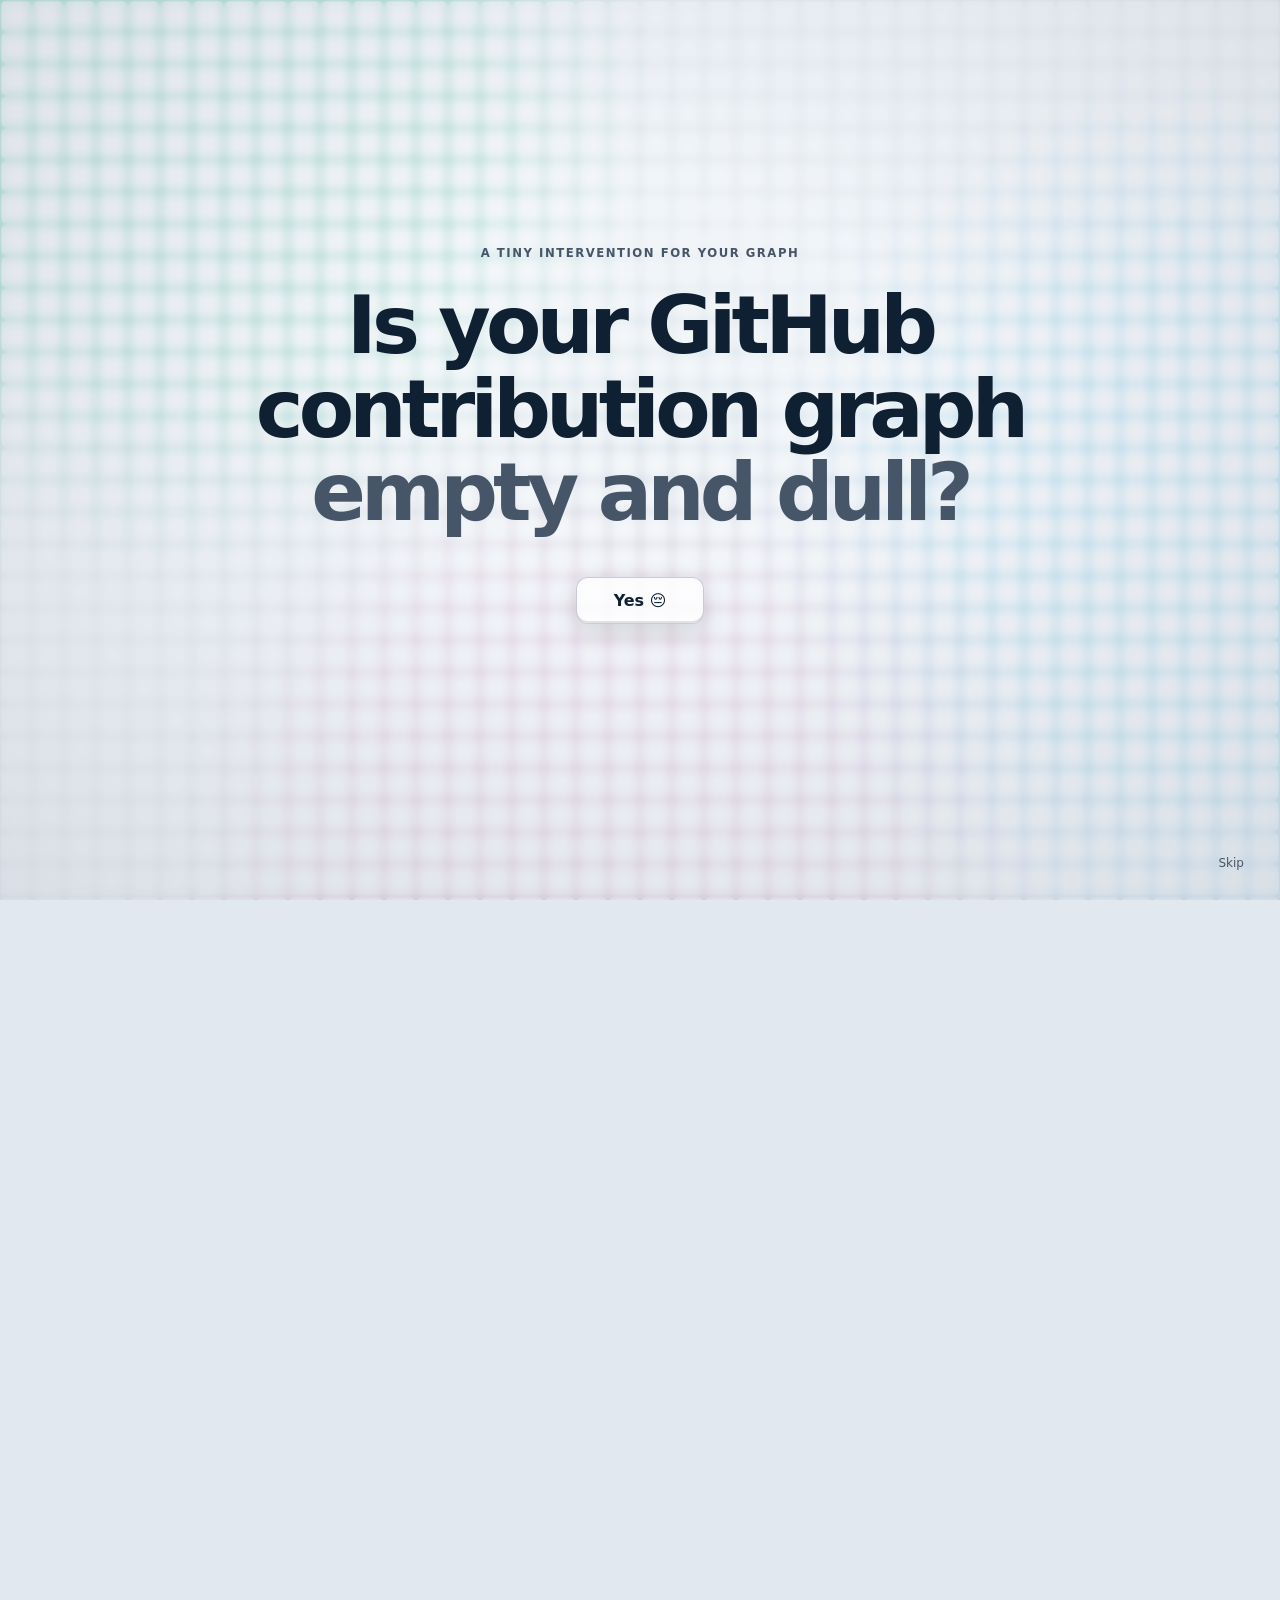
<file: docs/index.html>
<!doctype html>
<html lang="en" data-theme="dark">
<head>
  <meta charset="utf-8">
  <meta name="viewport" content="width=device-width, initial-scale=1">
  <meta name="description" content="GitHub Grout adds color, texture, shape, and silver sparkle to the spaces in your GitHub contribution graph. Local-only and free.">
  <meta name="theme-color" content="#05070a">
  <title>GitHub Grout — Make every contribution shine</title>
  <link rel="stylesheet" href="./styles.css">
  <script src="./app.js" defer></script>
</head>
<body>
  <div class="ambient-background" aria-hidden="true">
    <div class="light-field" id="light-field">
      <div class="light-blob light-blob-emerald"></div>
      <div class="light-blob light-blob-cyan"></div>
      <div class="light-blob light-blob-rose"></div>
      <div class="cursor-spotlight"></div>
    </div>
    <svg class="grid-occluder" aria-hidden="true" width="100%" height="100%">
      <defs><pattern id="bg-tile-grid" width="32" height="32" patternUnits="userSpaceOnUse"><rect x="1.5" y="1.5" width="29" height="29" rx="4" fill="var(--tile-bg)"/></pattern></defs>
      <rect width="100%" height="100%" fill="url(#bg-tile-grid)"/>
    </svg>
    <div class="background-vignette"></div>
  </div>

  <div class="intro-overlay" id="intro-overlay">
    <div class="intro-backdrop"></div>
    <section class="intro-beat intro-question is-active" id="intro-question" aria-labelledby="intro-question-title">
      <p class="eyebrow">A tiny intervention for your graph</p>
      <h1 id="intro-question-title">Is your GitHub contribution graph <span>empty and dull?</span></h1>
      <button class="intro-yes" id="intro-yes" type="button">Yes 😔</button>
    </section>
    <section class="intro-beat intro-reveal" id="intro-reveal" aria-label="Continue to GitHub Grout" role="button" tabindex="0" hidden>
      <div class="intro-reveal-content">
        <div class="intro-portrait-wrap">
          <img class="intro-portrait" id="grout-king" src="./assets/Grout-King.webp" width="1247" height="1330" alt="The Grout King, here to rescue your contribution graph">
          <div class="portrait-fallback" id="portrait-fallback" hidden aria-label="Grout King"><span class="fallback-crown">♛</span><span class="fallback-monogram">GK</span><span class="fallback-caption">The Grout King</span></div>
        </div>
        <div class="intro-reveal-copy">
          <p class="reveal-koi">Koi nahi...</p>
          <h2 class="reveal-solution">isme <span>grout</span> bhar denge.</h2>
          <span class="continue-hint">Click anywhere to continue</span>
        </div>
      </div>
    </section>
    <button class="intro-skip" id="intro-skip" type="button">Skip</button>
  </div>

  <div class="main-page" id="main-page" aria-hidden="true" inert>
    <header class="site-header">
      <nav class="nav-shell" aria-label="Main navigation">
        <a class="brand" href="#top" aria-label="GitHub Grout home">
          <svg class="brand-icon" viewBox="0 0 28 28" aria-hidden="true"><defs><linearGradient id="brand-grout" x1="0" y1="0" x2="1" y2="1"><stop stop-color="#22c55e"/><stop offset=".5" stop-color="#06b6d4"/><stop offset="1" stop-color="#ec4899"/></linearGradient></defs><rect width="28" height="28" rx="8" fill="url(#brand-grout)"/><g fill="var(--tile-bg)"><rect x="4" y="4" width="5" height="5" rx="1.2"/><rect x="11.5" y="4" width="5" height="5" rx="1.2"/><rect x="19" y="4" width="5" height="5" rx="1.2"/><rect x="4" y="11.5" width="5" height="5" rx="1.2"/><rect x="11.5" y="11.5" width="5" height="5" rx="1.2"/><rect x="19" y="11.5" width="5" height="5" rx="1.2"/><rect x="4" y="19" width="5" height="5" rx="1.2"/><rect x="11.5" y="19" width="5" height="5" rx="1.2"/><rect x="19" y="19" width="5" height="5" rx="1.2"/></g></svg>
          <span>GitHub <strong>Grout</strong></span>
        </a>
        <div class="nav-actions">
          <button class="nav-button replay-button" type="button" data-replay-intro><svg viewBox="0 0 20 20" aria-hidden="true"><path d="M4.2 7.2A6.5 6.5 0 1 1 3.8 12M4.2 7.2V3.5m0 3.7h3.7"/></svg><span>Replay Intro</span></button>
          <button class="nav-button theme-toggle" id="theme-toggle" type="button" aria-label="Switch to day mode"><svg class="sun-icon" viewBox="0 0 20 20" aria-hidden="true"><circle cx="10" cy="10" r="3.2"/><path d="M10 1.8v2M10 16.2v2M1.8 10h2M16.2 10h2M4.2 4.2l1.4 1.4M14.4 14.4l1.4 1.4M15.8 4.2l-1.4 1.4M5.6 14.4l-1.4 1.4"/></svg><svg class="moon-icon" viewBox="0 0 20 20" aria-hidden="true"><path d="M16.8 12.4A7.3 7.3 0 0 1 7.6 3.2a7.3 7.3 0 1 0 9.2 9.2Z"/></svg><span id="theme-label">Day</span></button>
          <a class="nav-button nav-github" data-link="repo" href="https://github.com/NI3singh/GitGrout" target="_blank" rel="noreferrer"><svg viewBox="0 0 24 24" aria-hidden="true"><path d="M12 2a10 10 0 0 0-3.2 19.5c.5.1.7-.2.7-.5v-1.9c-2.8.6-3.4-1.2-3.4-1.2-.5-1.2-1.1-1.5-1.1-1.5-.9-.6.1-.6.1-.6 1 .1 1.5 1 1.5 1 .9 1.6 2.4 1.1 3 .9.1-.7.4-1.1.6-1.4-2.2-.3-4.6-1.1-4.6-5 0-1.1.4-2 1-2.7-.1-.2-.4-1.2.1-2.6 0 0 .8-.3 2.8 1a9.5 9.5 0 0 1 5 0c2-1.3 2.8-1 2.8-1 .5 1.4.2 2.4.1 2.6.6.7 1 1.6 1 2.7 0 3.9-2.4 4.7-4.6 5 .4.3.7.9.7 1.9V21c0 .3.2.6.7.5A10 10 0 0 0 12 2Z"/></svg><span>GitHub</span></a>
        </div>
      </nav>
    </header>

    <main id="top">
      <section class="hero section-shell" aria-labelledby="hero-title">
        <div class="hero-copy">
          <p class="eyebrow"><span class="status-dot"></span> Manifest V3 · Local by design</p>
          <h1 id="hero-title">Tile Grout for Your <span>GitHub Graph.</span></h1>
          <p class="hero-subtitle">Give every gap a little personality with custom colors, metallic and holographic textures, expressive tile shapes, and Chamkila silver sparkle powder—all local-only, with zero tracking.</p>
          <div class="hero-actions"><a class="button button-primary" data-link="releases" href="https://github.com/NI3singh/GitGrout/releases" target="_blank" rel="noreferrer">Get Extension <span aria-hidden="true">↗</span></a><a class="button button-secondary" data-link="repo" href="https://github.com/NI3singh/GitGrout" target="_blank" rel="noreferrer">View Source on GitHub</a></div>
        </div>

        <section class="playground" aria-labelledby="playground-title">
          <div class="playground-heading"><div><p class="mini-label">Live playground</p><h2 id="playground-title">Find your grout.</h2></div><span class="live-badge"><span></span> Live</span></div>
          <div class="graph-scroll"><div class="graph-frame"><div class="graph-months" aria-hidden="true"><span>Jan</span><span>Feb</span><span>Mar</span><span>Apr</span></div><div class="graph-grid" id="demo-graph" role="img" aria-label="Interactive mock contribution graph with customizable grout"></div><div class="graph-legend" aria-hidden="true"><span>Less</span><i data-level="0"></i><i data-level="1"></i><i data-level="2"></i><i data-level="3"></i><i data-level="4"></i><span>More</span></div></div></div>
          <div class="preset-controls" role="group" aria-label="Grout presets"><button class="preset-pill is-active" type="button" data-preset="pink" aria-pressed="true"><i class="preset-dot pink"></i>Pink</button><button class="preset-pill" type="button" data-preset="gold" aria-pressed="false"><i class="preset-dot gold"></i>Gold Leaf</button><button class="preset-pill" type="button" data-preset="holo" aria-pressed="false"><i class="preset-dot holo"></i>Holographic</button><button class="preset-pill" type="button" data-preset="neon" aria-pressed="false"><i class="preset-dot neon"></i>Cyberpunk Neon</button><button class="preset-pill" type="button" data-preset="white" aria-pressed="false"><i class="preset-dot white"></i>Classic White</button></div>
          <div class="playground-footer"><button class="effect-toggle" id="shape-toggle" type="button" aria-pressed="false"><span class="shape-sample"></span><span id="shape-label">Circle tiles</span></button><label class="sparkle-toggle" for="chamkila-toggle"><span>Chamkila Sparkle</span><input id="chamkila-toggle" type="checkbox"><span class="toggle-track" aria-hidden="true"></span></label></div>
        </section>
      </section>

      <section class="install-section section-shell" aria-labelledby="install-title">
        <div class="section-heading"><p class="eyebrow">From zero to sparkling in a minute</p><h2 id="install-title">Small install. Big graph energy.</h2></div>
        <div class="install-grid">
          <article class="install-card"><span class="step-number">01</span><div><h3>Download</h3><p>Grab the latest release and unzip it somewhere safe.</p><a data-link="releases" href="https://github.com/NI3singh/GitGrout/releases" target="_blank" rel="noreferrer">Open releases <span>↗</span></a></div></article>
          <article class="install-card"><span class="step-number">02</span><div><h3>Load unpacked</h3><p>Enable Developer mode, then choose the unzipped folder.</p><code>chrome://extensions</code></div></article>
          <article class="install-card"><span class="step-number">03</span><div><h3>Open any GitHub profile</h3><p>Click the little swatch by your graph and make it yours.</p><a data-link="repo" href="https://github.com/NI3singh/GitGrout" target="_blank" rel="noreferrer">Read the guide <span>↗</span></a></div></article>
        </div>
      </section>
    </main>

    <footer class="site-footer section-shell"><div class="footer-row"><div class="footer-brand"><span>Made with care by <a data-link="creatorGithub" href="https://github.com/NI3singh" target="_blank" rel="noreferrer">NI3singh</a></span><button type="button" data-replay-intro>Replay Intro ↺</button></div><div class="social-links" aria-label="Social links">
      <a data-link="creatorGithub" href="https://github.com/NI3singh" target="_blank" rel="noreferrer" aria-label="GitHub"><svg viewBox="0 0 24 24" aria-hidden="true"><path d="M12 2a10 10 0 0 0-3.2 19.5c.5.1.7-.2.7-.5v-1.9c-2.8.6-3.4-1.2-3.4-1.2-.5-1.2-1.1-1.5-1.1-1.5-.9-.6.1-.6.1-.6 1 .1 1.5 1 1.5 1 .9 1.6 2.4 1.1 3 .9.1-.7.4-1.1.6-1.4-2.2-.3-4.6-1.1-4.6-5 0-1.1.4-2 1-2.7-.1-.2-.4-1.2.1-2.6 0 0 .8-.3 2.8 1a9.5 9.5 0 0 1 5 0c2-1.3 2.8-1 2.8-1 .5 1.4.2 2.4.1 2.6.6.7 1 1.6 1 2.7 0 3.9-2.4 4.7-4.6 5 .4.3.7.9.7 1.9V21c0 .3.2.6.7.5A10 10 0 0 0 12 2Z"/></svg></a>
      <a data-link="portfolio" href="https://portfolio-nitinsingh.vercel.app/" target="_blank" rel="noreferrer" aria-label="Portfolio"><svg viewBox="0 0 24 24" aria-hidden="true"><circle cx="12" cy="12" r="9"/><path d="M3 12h18M12 3c3 3.2 3 14.8 0 18M12 3c-3 3.2-3 14.8 0 18"/></svg></a>
      <a data-link="x" href="https://x.com/" target="_blank" rel="noreferrer" aria-label="X / Twitter"><svg viewBox="0 0 24 24" aria-hidden="true"><path d="M4 3h4.6l4.3 6 5.4-6H21l-7.3 8.1L21.5 21h-4.6l-4.8-6.7-6 6.7H3l8.2-9.1L4 3Zm3.2 1.5H5.8l11 14h1.5l-11-14Z"/></svg></a>
      <a data-link="linkedin" href="https://www.linkedin.com/" target="_blank" rel="noreferrer" aria-label="LinkedIn"><svg viewBox="0 0 24 24" aria-hidden="true"><path d="M5.2 8.2A2.2 2.2 0 1 0 5.2 3.8a2.2 2.2 0 0 0 0 4.4ZM3.4 21h3.6V9.5H3.4V21Zm5.8 0h3.6v-6.3c0-1.7.3-3.3 2.4-3.3 2 0 2 1.9 2 3.4V21H21v-6.8c0-3.4-.7-6-4.7-6-1.9 0-3.1 1-3.6 1.8h-.1V9.5H9.2V21Z"/></svg></a>
      <a data-link="instagram" href="https://www.instagram.com/" target="_blank" rel="noreferrer" aria-label="Instagram"><svg viewBox="0 0 24 24" aria-hidden="true"><rect x="3" y="3" width="18" height="18" rx="5"/><circle cx="12" cy="12" r="4"/><circle class="social-fill" cx="17.4" cy="6.7" r="1"/></svg></a>
    </div></div><p class="legal-notice">Free, non-commercial fun project — not affiliated with GitHub, Inc. Intro meme image used strictly for humor; rights holder or subject may request immediate removal via <a id="removal-contact-link" data-link="removalContact" href="https://github.com/NI3singh/GitGrout/issues/new?title=Image%20Removal%20Request" target="_blank" rel="noopener noreferrer">contact / removal request</a>.</p></footer>
  </div>
</body>
</html>
</file>
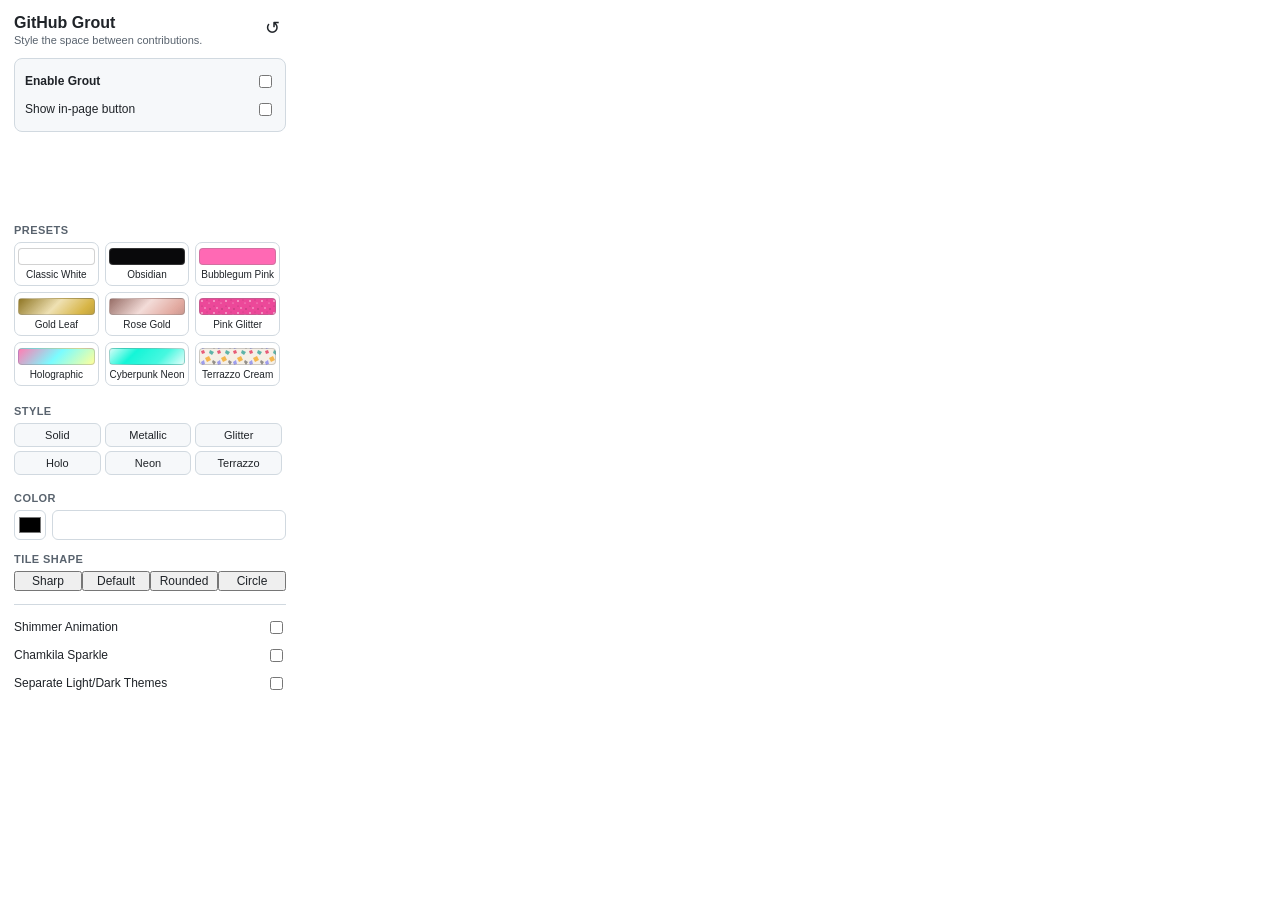
<file: src/popup.html>
<!doctype html>
<html lang="en">
<head>
  <meta charset="utf-8">
  <meta name="viewport" content="width=device-width, initial-scale=1">
  <title>GitHub Grout</title>
  <link rel="stylesheet" href="popup.css">
</head>
<body>
  <main class="popup">
    <header class="header">
      <div><h1>GitHub Grout</h1><p>Style the space between contributions.</p></div>
      <button id="reset" class="icon-button" type="button" aria-label="Reset to defaults" title="Reset to defaults">↺</button>
    </header>
    <section class="global-controls" aria-label="Global controls">
      <label class="switch-row"><strong>Enable Grout</strong><input id="enabled" type="checkbox"></label>
      <label class="switch-row"><span>Show in-page button</span><input id="show-in-page" type="checkbox"></label>
    </section>
    <div id="preview" class="preview" aria-hidden="true"></div>
    <section class="section" aria-labelledby="presets-title">
      <div class="section-title" id="presets-title">Presets</div>
      <div id="presets" class="presets"></div>
    </section>
    <section class="section" aria-labelledby="style-title">
      <div class="section-title" id="style-title">Style</div>
      <div id="styles" class="segments"></div>
    </section>
    <section class="section" aria-labelledby="color-title">
      <div class="section-title" id="color-title">Color</div>
      <div class="color-row"><input id="color" type="color" aria-label="Grout color"><input id="hex" class="hex" type="text" aria-label="Hex color" maxlength="7" spellcheck="false"></div>
      <div id="holo-note" class="note" hidden>Holographic uses its own color blend.</div>
    </section>
    <section class="section" aria-labelledby="shape-title">
      <div class="section-title" id="shape-title">Tile Shape</div>
      <div class="shapes"><button type="button" data-radius="0">Sharp</button><button type="button" data-radius="2">Default</button><button type="button" data-radius="4">Rounded</button><button type="button" data-radius="50">Circle</button></div>
    </section>
    <section class="section toggles" aria-label="Effects and theme controls">
      <label class="switch-row"><span>Shimmer Animation</span><input id="shimmer" type="checkbox"></label>
      <label class="switch-row"><span>Chamkila Sparkle</span><input id="chamkila" type="checkbox"></label>
      <label class="switch-row"><span>Separate Light/Dark Themes</span><input id="separate" type="checkbox"></label>
      <div id="theme-helper" class="note" hidden></div>
    </section>
  </main>
  <script src="presets.js"></script>
  <script src="popup.js"></script>
</body>
</html>
</file>
<file: docs/styles.css>
:root {
  color-scheme: dark;
  --page-bg: #05070a;
  --tile-bg: #0b0f14;
  --text: #f4f7fb;
  --text-soft: #a8b3c2;
  --text-faint: #748094;
  --surface: rgba(11, 15, 20, 0.78);
  --surface-strong: rgba(13, 18, 25, 0.94);
  --surface-hover: rgba(22, 29, 38, 0.92);
  --line: rgba(184, 205, 226, 0.14);
  --line-strong: rgba(184, 205, 226, 0.25);
  --accent: #4ade80;
  --accent-strong: #22c55e;
  --accent-ink: #04140b;
  --emerald-glow: rgba(34, 197, 94, 0.68);
  --cyan-glow: rgba(6, 182, 212, 0.62);
  --rose-glow: rgba(236, 72, 153, 0.56);
  --spotlight: rgba(125, 255, 194, 0.2);
  --vignette: rgba(2, 4, 7, 0.66);
  --shadow: 0 24px 70px rgba(0, 0, 0, 0.32);
  --level-0: #161b22;
  --level-1: #0e4429;
  --level-2: #006d32;
  --level-3: #26a641;
  --level-4: #39d353;
  --mx: 50vw;
  --my: 50vh;
  font-family: Inter, ui-sans-serif, system-ui, -apple-system, BlinkMacSystemFont, "Segoe UI", sans-serif;
  font-synthesis: none;
  scroll-behavior: smooth;
}

html[data-theme="light"] {
  color-scheme: light;
  --page-bg: #e2e8f0;
  --tile-bg: #ffffff;
  --text: #102033;
  --text-soft: #475569;
  --text-faint: #64748b;
  --surface: rgba(255, 255, 255, 0.8);
  --surface-strong: rgba(255, 255, 255, 0.95);
  --surface-hover: rgba(255, 255, 255, 0.98);
  --line: rgba(51, 65, 85, 0.14);
  --line-strong: rgba(51, 65, 85, 0.25);
  --accent: #047857;
  --accent-strong: #059669;
  --accent-ink: #ffffff;
  --emerald-glow: rgba(16, 185, 129, 0.72);
  --cyan-glow: rgba(56, 189, 248, 0.72);
  --rose-glow: rgba(244, 114, 182, 0.6);
  --spotlight: rgba(13, 148, 136, 0.18);
  --vignette: rgba(100, 116, 139, 0.32);
  --shadow: 0 24px 65px rgba(51, 65, 85, 0.16);
  --level-0: #ebedf0;
  --level-1: #9be9a8;
  --level-2: #40c463;
  --level-3: #30a14e;
  --level-4: #216e39;
}

* {
  box-sizing: border-box;
}

body {
  margin: 0;
  min-width: 320px;
  min-height: 100vh;
  background: var(--page-bg);
  color: var(--text);
  -webkit-font-smoothing: antialiased;
}

button,
a,
input {
  font: inherit;
}

button,
a {
  -webkit-tap-highlight-color: transparent;
}

button {
  color: inherit;
}

a {
  color: inherit;
  text-decoration: none;
}

button {
  cursor: pointer;
}

svg {
  display: block;
}

[hidden] {
  display: none !important;
}

:focus-visible {
  outline: 3px solid var(--accent);
  outline-offset: 4px;
}

::selection {
  background: var(--accent);
  color: var(--accent-ink);
}

.ambient-background {
  position: fixed;
  inset: 0;
  z-index: 0;
  overflow: hidden;
  pointer-events: none;
  background: var(--page-bg);
}

.light-field,
.grid-occluder,
.background-vignette {
  position: absolute;
  inset: 0;
  width: 100%;
  height: 100%;
}

.light-field {
  overflow: hidden;
}

.light-blob {
  position: absolute;
  width: min(58vw, 780px);
  aspect-ratio: 1;
  border-radius: 50%;
  filter: blur(76px);
  opacity: 0.72;
  transition: opacity 700ms ease, filter 700ms ease;
  will-change: transform;
}

.light-blob-emerald {
  top: -28%;
  left: -14%;
  background: var(--emerald-glow);
  animation: emeraldFlow 20s ease-in-out infinite alternate;
}

.light-blob-cyan {
  top: 18%;
  right: -24%;
  background: var(--cyan-glow);
  animation: cyanFlow 25s ease-in-out infinite alternate;
}

.light-blob-rose {
  bottom: -38%;
  left: 18%;
  background: var(--rose-glow);
  animation: roseFlow 23s ease-in-out infinite alternate;
}

.light-field.light-surge .light-blob {
  opacity: 1;
  filter: blur(62px) saturate(1.35) brightness(1.2);
}

.cursor-spotlight {
  position: absolute;
  inset: 0;
  background: radial-gradient(circle 290px at var(--mx) var(--my), var(--spotlight), transparent 72%);
}

.grid-occluder {
  overflow: visible;
}

.background-vignette {
  background: radial-gradient(ellipse at 50% 42%, transparent 24%, var(--vignette) 115%);
}

@keyframes emeraldFlow {
  0% { transform: translate3d(-5vw, -4vh, 0) scale(0.9); }
  50% { transform: translate3d(44vw, 24vh, 0) scale(1.12); }
  100% { transform: translate3d(72vw, 66vh, 0) scale(0.94); }
}

@keyframes cyanFlow {
  0% { transform: translate3d(8vw, -18vh, 0) scale(1); }
  50% { transform: translate3d(-48vw, 12vh, 0) scale(0.88); }
  100% { transform: translate3d(-64vw, 60vh, 0) scale(1.14); }
}

@keyframes roseFlow {
  0% { transform: translate3d(-22vw, 12vh, 0) scale(0.92); }
  50% { transform: translate3d(24vw, -40vh, 0) scale(1.08); }
  100% { transform: translate3d(56vw, -58vh, 0) scale(0.96); }
}

.main-page {
  position: relative;
  z-index: 10;
  opacity: 0;
  transform: translateY(16px);
  transition: opacity 550ms ease, transform 550ms ease;
}

.main-page.is-visible {
  opacity: 1;
  transform: translateY(0);
}

.section-shell,
.nav-shell {
  width: min(1180px, calc(100% - 48px));
  margin-inline: auto;
}

.site-header {
  position: sticky;
  top: 0;
  z-index: 20;
  border-bottom: 1px solid var(--line);
  background: color-mix(in srgb, var(--surface-strong) 86%, transparent);
  backdrop-filter: blur(18px);
  -webkit-backdrop-filter: blur(18px);
}

.nav-shell {
  min-height: 72px;
  display: flex;
  align-items: center;
  justify-content: space-between;
  gap: 24px;
}

.brand {
  display: inline-flex;
  align-items: center;
  gap: 11px;
  flex-shrink: 0;
  font-size: 1rem;
  letter-spacing: -0.025em;
}

.brand strong {
  font-weight: 750;
}

.brand-icon {
  width: 30px;
  height: 30px;
  filter: drop-shadow(0 4px 12px rgba(34, 197, 94, 0.2));
}

.nav-actions {
  display: flex;
  align-items: center;
  gap: 8px;
}

.nav-button {
  min-height: 38px;
  display: inline-flex;
  align-items: center;
  justify-content: center;
  gap: 7px;
  padding: 8px 12px;
  border: 1px solid transparent;
  border-radius: 10px;
  background: transparent;
  color: var(--text-soft);
  font-size: 0.82rem;
  font-weight: 650;
  transition: color 180ms ease, background 180ms ease, border-color 180ms ease;
}

.nav-button:hover {
  color: var(--text);
  border-color: var(--line);
  background: var(--surface-hover);
}

.nav-button svg {
  width: 17px;
  height: 17px;
  fill: none;
  stroke: currentColor;
  stroke-width: 1.7;
  stroke-linecap: round;
  stroke-linejoin: round;
}

.nav-github {
  margin-left: 4px;
  border-color: var(--line);
  background: var(--surface);
  color: var(--text);
}

.nav-github svg,
.social-links a:first-child svg {
  fill: currentColor;
  stroke: none;
}

html[data-theme="dark"] .moon-icon,
html[data-theme="light"] .sun-icon {
  display: none;
}

.hero {
  min-height: calc(100vh - 72px);
  min-height: calc(100svh - 72px);
  display: grid;
  grid-template-columns: minmax(0, 0.92fr) minmax(480px, 1.08fr);
  align-items: center;
  gap: clamp(40px, 6vw, 84px);
  padding-block: 88px;
}

.eyebrow,
.mini-label {
  margin: 0 0 18px;
  color: var(--text-soft);
  font-size: 0.73rem;
  font-weight: 750;
  letter-spacing: 0.13em;
  text-transform: uppercase;
}

.hero-copy > .eyebrow {
  display: flex;
  align-items: center;
  gap: 9px;
}

.status-dot {
  width: 7px;
  height: 7px;
  border-radius: 50%;
  background: var(--accent-strong);
  box-shadow: 0 0 0 5px color-mix(in srgb, var(--accent-strong) 13%, transparent);
}

.hero h1 {
  max-width: 650px;
  margin: 0;
  font-size: clamp(3.2rem, 5.8vw, 5.8rem);
  line-height: 0.99;
  letter-spacing: -0.065em;
  font-weight: 790;
}

.hero h1 span {
  display: block;
  color: var(--accent);
}

.hero-subtitle {
  max-width: 590px;
  margin: 28px 0 0;
  color: var(--text-soft);
  font-size: clamp(1rem, 1.5vw, 1.12rem);
  line-height: 1.75;
}

.hero-actions {
  display: flex;
  flex-wrap: wrap;
  gap: 12px;
  margin-top: 34px;
}

.button {
  min-height: 48px;
  display: inline-flex;
  align-items: center;
  justify-content: center;
  gap: 12px;
  padding: 12px 19px;
  border: 1px solid var(--line-strong);
  border-radius: 12px;
  font-size: 0.9rem;
  font-weight: 720;
  transition: transform 180ms ease, box-shadow 180ms ease, background 180ms ease;
}

.button:hover {
  transform: translateY(-2px);
}

.button-primary {
  border-color: transparent;
  background: var(--accent);
  color: var(--accent-ink);
  box-shadow: 0 10px 28px color-mix(in srgb, var(--accent-strong) 22%, transparent);
}

.button-primary:hover {
  box-shadow: 0 14px 36px color-mix(in srgb, var(--accent-strong) 32%, transparent);
}

.button-secondary {
  background: var(--surface);
  backdrop-filter: blur(12px);
}

.button-secondary:hover {
  background: var(--surface-hover);
}

.playground {
  min-width: 0;
  padding: clamp(20px, 3vw, 30px);
  border: 1px solid var(--line);
  border-radius: 24px;
  background: var(--surface);
  box-shadow: var(--shadow);
  backdrop-filter: blur(24px);
  -webkit-backdrop-filter: blur(24px);
}

.playground-heading,
.playground-footer {
  display: flex;
  align-items: center;
  justify-content: space-between;
  gap: 16px;
}

.playground-heading .mini-label {
  margin-bottom: 6px;
  color: var(--accent);
  font-size: 0.63rem;
}

.playground h2 {
  margin: 0;
  font-size: 1.45rem;
  letter-spacing: -0.035em;
}

.live-badge {
  display: inline-flex;
  align-items: center;
  gap: 6px;
  padding: 5px 9px;
  border: 1px solid var(--line);
  border-radius: 999px;
  color: var(--text-soft);
  font-size: 0.65rem;
  font-weight: 700;
}

.live-badge > span {
  width: 5px;
  height: 5px;
  border-radius: 50%;
  background: var(--accent-strong);
  animation: livePulse 2.4s ease-in-out infinite;
}

@keyframes livePulse {
  50% { opacity: 0.35; }
}

.graph-scroll {
  margin-top: 25px;
  overflow-x: auto;
  scrollbar-width: thin;
  scrollbar-color: var(--line-strong) transparent;
}

.graph-frame {
  min-width: 379px;
  padding: 20px;
  border: 1px solid var(--line);
  border-radius: 14px;
  background: var(--surface-strong);
}

.graph-months {
  width: 339px;
  display: grid;
  grid-template-columns: repeat(4, 1fr);
  margin-bottom: 9px;
  color: var(--text-faint);
  font-size: 0.6rem;
}

.graph-grid {
  --grout-color: #ff4fa3;
  --grout-image: linear-gradient(135deg, #ff77bd, #f43f8f);
  --demo-chamkila: none;
  width: 339px;
  height: 130px;
  display: grid;
  grid-template-columns: repeat(18, 16px);
  grid-template-rows: repeat(7, 16px);
  gap: 3px;
  background-color: var(--grout-color);
  background-image: var(--demo-chamkila), var(--grout-image);
  background-size: 48px 48px, 220% 220%;
  background-position: 0 0, 0% 50%;
}

.graph-grid[data-preset="gold"] {
  --grout-color: #b98518;
  --grout-image: linear-gradient(115deg, #6f450b 0%, #f8d864 20%, #fff2a8 27%, #b57a13 43%, #f6c74d 62%, #8a570d 78%, #ffe899 100%);
}

.graph-grid[data-preset="holo"] {
  --grout-color: #8b9cf9;
  --grout-image: linear-gradient(120deg, #ff70b7, #ffd36e, #6fffc1, #62d9ff, #a78bfa, #ff70b7);
  animation: demoHoloFlow 5s linear infinite;
}

.graph-grid[data-preset="neon"] {
  --grout-color: #00e5ff;
  --grout-image: linear-gradient(100deg, #39ff88, #00e5ff 36%, #a855f7 62%, #ff3ed2 82%, #39ff88);
  animation: demoNeonFlow 3.5s linear infinite;
}

.graph-grid[data-preset="white"] {
  --grout-color: #f8fafc;
  --grout-image: linear-gradient(#ffffff, #ffffff);
}

.graph-grid.has-chamkila {
  --demo-chamkila: var(--chamkila-image);
}

@keyframes demoHoloFlow {
  to { background-position: 0 0, 200% 50%; }
}

@keyframes demoNeonFlow {
  to { background-position: 0 0, -200% 50%; }
}

.graph-cell,
.graph-legend i {
  width: 16px;
  height: 16px;
  display: block;
  border-radius: var(--cell-radius, 2px);
  background: var(--level-0);
  transition: border-radius 220ms ease, background-color 220ms ease;
}

.graph-cell[data-level="1"],
.graph-legend i[data-level="1"] { background: var(--level-1); }
.graph-cell[data-level="2"],
.graph-legend i[data-level="2"] { background: var(--level-2); }
.graph-cell[data-level="3"],
.graph-legend i[data-level="3"] { background: var(--level-3); }
.graph-cell[data-level="4"],
.graph-legend i[data-level="4"] { background: var(--level-4); }

.graph-grid.is-circular {
  --cell-radius: 50%;
}

.graph-legend {
  display: flex;
  align-items: center;
  justify-content: flex-end;
  gap: 4px;
  margin-top: 12px;
  color: var(--text-faint);
  font-size: 0.58rem;
}

.graph-legend i {
  width: 10px;
  height: 10px;
  border-radius: 2px;
}

.graph-legend span:first-child { margin-right: 3px; }
.graph-legend span:last-child { margin-left: 3px; }

.preset-controls {
  display: flex;
  flex-wrap: wrap;
  gap: 7px;
  margin-top: 19px;
}

.preset-pill {
  display: inline-flex;
  align-items: center;
  gap: 7px;
  padding: 7px 10px;
  border: 1px solid var(--line);
  border-radius: 999px;
  background: transparent;
  color: var(--text-soft);
  font-size: 0.67rem;
  font-weight: 650;
  transition: border-color 180ms ease, color 180ms ease, background 180ms ease;
}

.preset-pill:hover,
.preset-pill.is-active {
  border-color: var(--line-strong);
  background: var(--surface-hover);
  color: var(--text);
}

.preset-pill.is-active {
  box-shadow: inset 0 0 0 1px color-mix(in srgb, var(--accent) 25%, transparent);
}

.preset-dot {
  width: 10px;
  height: 10px;
  border-radius: 50%;
  background: #ff4fa3;
}

.preset-dot.gold { background: linear-gradient(135deg, #8a570d, #ffe899, #b57a13); }
.preset-dot.holo { background: linear-gradient(135deg, #ff70b7, #6fffc1, #62d9ff, #a78bfa); }
.preset-dot.neon { background: linear-gradient(135deg, #39ff88, #00e5ff, #ff3ed2); }
.preset-dot.white { background: #fff; box-shadow: 0 0 0 1px var(--line-strong); }

.playground-footer {
  margin-top: 20px;
  padding-top: 18px;
  border-top: 1px solid var(--line);
}

.effect-toggle,
.sparkle-toggle {
  display: inline-flex;
  align-items: center;
  gap: 9px;
  color: var(--text-soft);
  font-size: 0.72rem;
  font-weight: 650;
}

.effect-toggle {
  padding: 0;
  border: 0;
  background: transparent;
}

.effect-toggle:hover,
.sparkle-toggle:hover {
  color: var(--text);
}

.shape-sample {
  width: 17px;
  height: 17px;
  border: 1px solid var(--line-strong);
  border-radius: 50%;
  background: var(--level-3);
  transition: border-radius 200ms ease;
}

.effect-toggle[aria-pressed="true"] .shape-sample {
  border-radius: 2px;
}

.sparkle-toggle {
  position: relative;
  cursor: pointer;
}

.sparkle-toggle input {
  position: absolute;
  width: 1px;
  height: 1px;
  opacity: 0;
}

.toggle-track {
  position: relative;
  width: 30px;
  height: 17px;
  border: 1px solid var(--line-strong);
  border-radius: 999px;
  background: var(--surface-strong);
  transition: background 180ms ease;
}

.toggle-track::after {
  content: "";
  position: absolute;
  top: 3px;
  left: 3px;
  width: 9px;
  height: 9px;
  border-radius: 50%;
  background: var(--text-faint);
  transition: transform 180ms ease, background 180ms ease;
}

.sparkle-toggle input:checked + .toggle-track {
  background: var(--accent);
}

.sparkle-toggle input:checked + .toggle-track::after {
  transform: translateX(13px);
  background: var(--accent-ink);
}

.sparkle-toggle input:focus-visible + .toggle-track {
  outline: 3px solid var(--accent);
  outline-offset: 4px;
}

.install-section {
  padding-block: 80px 110px;
}

.section-heading {
  max-width: 660px;
  margin-bottom: 34px;
}

.section-heading h2 {
  margin: 0;
  font-size: clamp(2rem, 4vw, 3.6rem);
  line-height: 1.08;
  letter-spacing: -0.05em;
}

.install-grid {
  display: grid;
  grid-template-columns: repeat(3, 1fr);
  gap: 14px;
}

.install-card {
  min-height: 225px;
  display: flex;
  gap: 18px;
  padding: 25px;
  border: 1px solid var(--line);
  border-radius: 18px;
  background: var(--surface);
  backdrop-filter: blur(18px);
}

.step-number {
  color: var(--accent);
  font-family: ui-monospace, SFMono-Regular, Consolas, monospace;
  font-size: 0.73rem;
  font-weight: 750;
}

.install-card h3 {
  margin: 0 0 12px;
  font-size: 1rem;
}

.install-card p {
  margin: 0 0 20px;
  color: var(--text-soft);
  font-size: 0.85rem;
  line-height: 1.65;
}

.install-card a,
.install-card code {
  color: var(--accent);
  font-size: 0.72rem;
  font-weight: 700;
}

.install-card a:hover {
  text-decoration: underline;
  text-underline-offset: 4px;
}

.install-card code {
  padding: 5px 8px;
  border: 1px solid var(--line);
  border-radius: 6px;
  background: var(--surface-strong);
  font-family: ui-monospace, SFMono-Regular, Consolas, monospace;
}

.site-footer {
  padding-block: 25px;
  border-top: 1px solid var(--line);
  color: var(--text-soft);
  font-size: 0.75rem;
}

.footer-row {
  min-height: 50px;
  display: flex;
  align-items: center;
  justify-content: space-between;
  gap: 24px;
}

.legal-notice {
  margin: 18px 0 0;
  color: var(--text-soft);
  font-size: 0.75rem;
  line-height: 1.6;
  text-align: center;
}

.legal-notice a {
  color: var(--text);
  text-decoration: underline;
  text-decoration-color: var(--line-strong);
  text-underline-offset: 3px;
}

.legal-notice a:hover {
  color: var(--accent);
}

.footer-brand {
  display: flex;
  align-items: center;
  gap: 22px;
}

.footer-brand a:hover {
  color: var(--text);
}

.footer-brand button {
  padding: 0;
  border: 0;
  background: none;
  color: var(--text-soft);
  font-size: inherit;
}

.footer-brand button:hover {
  color: var(--accent);
}

.social-links {
  display: flex;
  align-items: center;
  gap: 7px;
}

.social-links a {
  width: 34px;
  height: 34px;
  display: grid;
  place-items: center;
  border: 1px solid transparent;
  border-radius: 9px;
  transition: color 180ms ease, border-color 180ms ease, background 180ms ease;
}

.social-links a:hover {
  color: var(--accent);
  border-color: var(--line);
  background: var(--surface);
}

.social-links svg {
  width: 17px;
  height: 17px;
  fill: none;
  stroke: currentColor;
  stroke-width: 1.6;
}

.social-links .social-fill {
  fill: currentColor;
  stroke: none;
}

.intro-overlay {
  position: fixed;
  inset: 0;
  z-index: 50;
  display: grid;
  place-items: center;
  padding: 40px 24px 70px;
  overflow: hidden;
  opacity: 1;
  transform: translateY(0) scale(1);
  transition: opacity 550ms ease, transform 550ms ease;
}

.intro-overlay.is-exiting {
  opacity: 0;
  transform: translateY(-24px) scale(1.02);
  pointer-events: none;
}

.intro-backdrop {
  position: absolute;
  inset: 0;
  background: rgba(5, 7, 10, 0.38);
  backdrop-filter: blur(5px);
  -webkit-backdrop-filter: blur(5px);
}

html[data-theme="light"] .intro-backdrop {
  background: rgba(226, 232, 240, 0.4);
}

.intro-beat {
  position: relative;
  z-index: 1;
  width: min(980px, 100%);
  text-align: center;
}

.intro-question {
  animation: questionReveal 700ms cubic-bezier(0.22, 1, 0.36, 1) both;
  transition: opacity 260ms ease, transform 260ms ease;
}

.intro-question.is-leaving {
  opacity: 0;
  transform: scale(0.94);
}

.intro-question .eyebrow {
  margin-bottom: 24px;
}

.intro-question h1 {
  max-width: 900px;
  margin: 0 auto;
  font-size: clamp(2.6rem, 6.3vw, 5.7rem);
  line-height: 1.04;
  letter-spacing: -0.06em;
}

.intro-question h1 span {
  color: var(--text-soft);
}

.intro-yes {
  min-width: 128px;
  margin-top: 42px;
  padding: 13px 24px;
  border: 1px solid var(--line-strong);
  border-radius: 12px;
  background: var(--surface);
  box-shadow: 0 8px 25px rgba(0, 0, 0, 0.12), inset 0 -2px 0 var(--line);
  font-weight: 700;
  transition: transform 180ms ease, box-shadow 180ms ease, border-color 180ms ease;
}

.intro-yes:hover {
  transform: translateY(-2px);
  border-color: color-mix(in srgb, var(--accent) 55%, var(--line));
  box-shadow: 0 10px 35px color-mix(in srgb, var(--accent) 20%, transparent);
}

.intro-yes:active {
  transform: translateY(1px);
}

.intro-reveal {
  border-radius: 24px;
  cursor: pointer;
}

.intro-reveal-content {
  display: flex;
  align-items: flex-end;
  justify-content: center;
  gap: clamp(26px, 5vw, 64px);
}

.intro-portrait-wrap {
  flex: 0 1 410px;
  min-width: 0;
  opacity: 0;
  transform: translateY(48px) scale(0.94);
}

.intro-reveal.is-active .intro-portrait-wrap {
  animation: portraitEnter 850ms cubic-bezier(0.22, 1, 0.36, 1) forwards;
}

.intro-portrait {
  display: block;
  width: auto;
  max-width: 100%;
  max-height: 46vh;
  margin-inline: auto;
  object-fit: contain;
  mask-image: linear-gradient(to bottom, #000 78%, transparent 100%);
  -webkit-mask-image: linear-gradient(to bottom, #000 78%, transparent 100%);
  filter: drop-shadow(0 0 26px rgba(34, 197, 94, 0.24)) drop-shadow(0 20px 28px rgba(0, 0, 0, 0.2));
}

html[data-theme="light"] .intro-portrait {
  filter: drop-shadow(0 0 24px rgba(5, 150, 105, 0.2)) drop-shadow(0 20px 28px rgba(71, 85, 105, 0.2));
}

.portrait-fallback {
  min-height: 280px;
  display: flex;
  flex-direction: column;
  align-items: center;
  justify-content: center;
  border: 1px solid var(--line);
  border-radius: 45% 45% 20px 20px;
  background: linear-gradient(145deg, var(--surface), transparent);
  mask-image: linear-gradient(to bottom, #000 82%, transparent 100%);
}

.fallback-crown {
  color: #f6c74d;
  font-size: 4rem;
}

.fallback-monogram {
  font-size: 5rem;
  font-weight: 850;
  letter-spacing: -0.08em;
}

.fallback-caption {
  color: var(--text-soft);
  font-size: 0.75rem;
  letter-spacing: 0.14em;
  text-transform: uppercase;
}

.intro-reveal-copy {
  flex: 0 1 430px;
  padding-bottom: 5vh;
  text-align: left;
}

.reveal-koi,
.reveal-solution,
.continue-hint {
  opacity: 0;
  transform: translateY(18px);
}

.intro-reveal.is-active .reveal-koi {
  animation: copyEnter 500ms 220ms cubic-bezier(0.22, 1, 0.36, 1) forwards;
}

.intro-reveal.is-active .reveal-solution {
  animation: copyEnter 600ms 650ms cubic-bezier(0.22, 1, 0.36, 1) forwards;
}

.intro-reveal.is-active .continue-hint {
  animation: copyEnter 500ms 1250ms ease forwards;
}

.reveal-koi {
  margin: 0 0 10px;
  color: var(--text-soft);
  font-size: clamp(1.5rem, 3vw, 2.2rem);
  font-weight: 500;
  letter-spacing: -0.04em;
}

.reveal-solution {
  position: relative;
  margin: 0;
  font-size: clamp(2.7rem, 5.8vw, 5.2rem);
  font-weight: 830;
  line-height: 1.02;
  letter-spacing: -0.065em;
}

.reveal-solution span {
  background: linear-gradient(105deg, #22c55e, #a7f3d0 24%, #06b6d4 47%, #f0abfc 68%, #ec4899 86%, #22c55e);
  background-size: 250% 100%;
  background-clip: text;
  -webkit-background-clip: text;
  color: transparent;
  animation: groutTextSweep 3s 1.2s linear infinite;
  filter: drop-shadow(0 0 14px rgba(34, 197, 94, 0.2));
}

.reveal-solution::after {
  content: "✦";
  position: absolute;
  top: -12px;
  right: 4px;
  color: #fff;
  font-size: 1rem;
  text-shadow: 0 0 12px #fff;
  animation: microSparkle 1.8s 1.4s ease-in-out infinite;
}

.continue-hint {
  display: block;
  margin-top: 26px;
  color: var(--text-faint);
  font-size: 0.68rem;
  letter-spacing: 0.04em;
}

.intro-skip {
  position: absolute;
  right: 25px;
  bottom: 22px;
  z-index: 2;
  padding: 8px 11px;
  border: 0;
  border-radius: 8px;
  background: transparent;
  color: var(--text-soft);
  font-size: 0.75rem;
}

.intro-skip:hover {
  background: var(--surface);
  color: var(--text);
}

@keyframes questionReveal {
  from { opacity: 0; transform: translateY(16px); }
  to { opacity: 1; transform: translateY(0); }
}

@keyframes portraitEnter {
  to { opacity: 1; transform: translateY(0) scale(1); }
}

@keyframes copyEnter {
  to { opacity: 1; transform: translateY(0); }
}

@keyframes groutTextSweep {
  to { background-position: -250% 0; }
}

@keyframes microSparkle {
  0%, 100% { opacity: 0.15; transform: scale(0.65) rotate(0); }
  50% { opacity: 1; transform: scale(1.15) rotate(45deg); }
}

@media (max-width: 1020px) {
  .hero {
    grid-template-columns: 1fr;
    gap: 52px;
    padding-block: 72px;
  }

  .hero-copy {
    max-width: 760px;
  }

  .hero h1 {
    font-size: clamp(3.5rem, 9vw, 6rem);
  }

  .playground {
    width: min(650px, 100%);
  }
}

@media (max-width: 760px) {
  .section-shell,
  .nav-shell {
    width: min(100% - 32px, 620px);
  }

  .nav-shell {
    min-height: 64px;
  }

  .replay-button span,
  .nav-github span {
    display: none;
  }

  .nav-button {
    padding-inline: 9px;
  }

  .hero {
    min-height: auto;
    padding-block: 58px 70px;
  }

  .hero h1 {
    font-size: clamp(3rem, 13vw, 5rem);
  }

  .install-grid {
    grid-template-columns: 1fr;
  }

  .install-card {
    min-height: 0;
  }

  .intro-reveal-content {
    flex-direction: column;
    align-items: center;
    gap: 0;
  }

  .intro-portrait-wrap {
    flex: none;
    width: min(330px, 80vw);
  }

  .intro-portrait {
    max-height: 38vh;
  }

  .intro-reveal-copy {
    flex: none;
    padding: 0;
    text-align: center;
  }

  .reveal-koi {
    margin-top: -4px;
  }

  .reveal-solution {
    font-size: clamp(2.6rem, 11vw, 4rem);
  }

  .continue-hint {
    margin-top: 16px;
  }

  .footer-row,
  .footer-brand {
    flex-direction: column;
  }

  .site-footer {
    padding-block: 32px;
  }

  .footer-brand {
    gap: 12px;
  }
}

@media (max-width: 440px) {
  .brand > span {
    font-size: 0.88rem;
  }

  .brand-icon {
    width: 27px;
    height: 27px;
  }

  .nav-actions {
    gap: 1px;
  }

  .theme-toggle span {
    display: none;
  }

  .hero-actions {
    flex-direction: column;
  }

  .button {
    width: 100%;
  }

  .playground {
    padding: 16px;
    border-radius: 18px;
  }

  .graph-frame {
    padding: 16px;
  }

  .playground-footer {
    align-items: flex-start;
    flex-direction: column;
  }

  .intro-overlay {
    padding-inline: 18px;
  }

  .intro-question h1 {
    font-size: clamp(2.35rem, 12vw, 3.5rem);
  }
}

@media (prefers-reduced-motion: reduce) {
  :root {
    scroll-behavior: auto;
  }

  .light-blob,
  .live-badge > span,
  .graph-grid,
  .reveal-solution span,
  .reveal-solution::after {
    animation: none !important;
  }

  .cursor-spotlight {
    display: none;
  }

  .intro-overlay,
  .intro-question,
  .main-page,
  .light-blob,
  .button,
  .graph-cell {
    transition-duration: 1ms !important;
  }

  .intro-question,
  .intro-reveal.is-active .intro-portrait-wrap,
  .intro-reveal.is-active .reveal-koi,
  .intro-reveal.is-active .reveal-solution,
  .intro-reveal.is-active .continue-hint {
    animation: none !important;
  }

  .intro-portrait-wrap,
  .reveal-koi,
  .reveal-solution,
  .continue-hint {
    opacity: 1;
    transform: none;
  }
}
</file>
<file: src/popup.css>
:root {
  color-scheme: light dark;
  --fg: #1f2328;
  --muted: #59636e;
  --canvas: #ffffff;
  --subtle: #f6f8fa;
  --border: #d1d9e0;
  --accent: #0969da;
  font-family: -apple-system, BlinkMacSystemFont, "Segoe UI", sans-serif;
}

@media (prefers-color-scheme: dark) {
  :root { --fg: #f0f6fc; --muted: #9198a1; --canvas: #0d1117; --subtle: #151b23; --border: #3d444d; --accent: #4493f8; }
}

* { box-sizing: border-box; }
body { width: 300px; margin: 0; color: var(--fg); background: var(--canvas); font-size: 12px; }
button, input { font: inherit; }
button { color: inherit; cursor: pointer; }
button:focus-visible, input:focus-visible { outline: 2px solid var(--accent); outline-offset: 2px; }
.popup { padding: 14px; }
.header { display: flex; align-items: flex-start; margin-bottom: 12px; }
.header > div { flex: 1; }
h1 { margin: 0; font-size: 16px; }
.header p { margin: 2px 0 0; color: var(--muted); font-size: 11px; }
.icon-button { width: 28px; height: 28px; padding: 0; border: 0; border-radius: 6px; background: transparent; font-size: 18px; }
.icon-button:hover { background: var(--subtle); }
.global-controls { padding: 8px 10px; background: var(--subtle); border: 1px solid var(--border); border-radius: 8px; }
.switch-row { display: flex; align-items: center; justify-content: space-between; min-height: 28px; }
.switch-row input { accent-color: var(--accent); }
.preview { display: grid; grid-auto-flow: column; grid-template-rows: repeat(5, 11px); grid-auto-columns: 11px; gap: 3px; width: max-content; margin: 12px auto 0; }
.preview i { display: block; border-radius: var(--tile-radius, 2px); }
.section { margin-top: 13px; }
.section-title { display: flex; justify-content: space-between; margin-bottom: 6px; color: var(--muted); font-size: 11px; font-weight: 600; text-transform: uppercase; letter-spacing: .04em; }
.presets { display: grid; grid-template-columns: repeat(3, 1fr); }
.preset { min-width: 0; margin: 0 6px 6px 0; padding: 5px 3px; border: 1px solid var(--border); border-radius: 7px; background: var(--canvas); font-size: 10px; }
.preset.active, .segment.active, .shape.active { border-color: var(--accent); box-shadow: 0 0 0 1px var(--accent); }
.preset-swatch { display: block; height: 17px; margin-bottom: 4px; border: 1px solid rgba(127,127,127,.35); border-radius: 4px; }
.preset-name { display: block; overflow: hidden; text-overflow: ellipsis; white-space: nowrap; }
.segments { display: grid; grid-template-columns: repeat(3, 1fr); }
.segment, .shape { margin: 0 4px 4px 0; padding: 5px 4px; border: 1px solid var(--border); border-radius: 6px; background: var(--subtle); font-size: 11px; }
.color-row { display: flex; }
.color-row .hex { margin-left: 6px; }
input[type="color"] { width: 36px; height: 30px; padding: 2px; border: 1px solid var(--border); border-radius: 6px; background: var(--canvas); }
.hex { width: 100%; min-width: 0; padding: 5px 7px; color: var(--fg); border: 1px solid var(--border); border-radius: 6px; background: var(--canvas); font-family: ui-monospace, monospace; text-transform: uppercase; }
.hex[aria-invalid="true"] { border-color: #cf222e; }
.note { margin-top: 4px; color: var(--muted); font-size: 10px; }
.shapes { display: grid; grid-template-columns: repeat(4, 1fr); }
.shape { padding: 5px 2px; font-size: 10px; }
.toggles { padding-top: 8px; border-top: 1px solid var(--border); }
</file>
